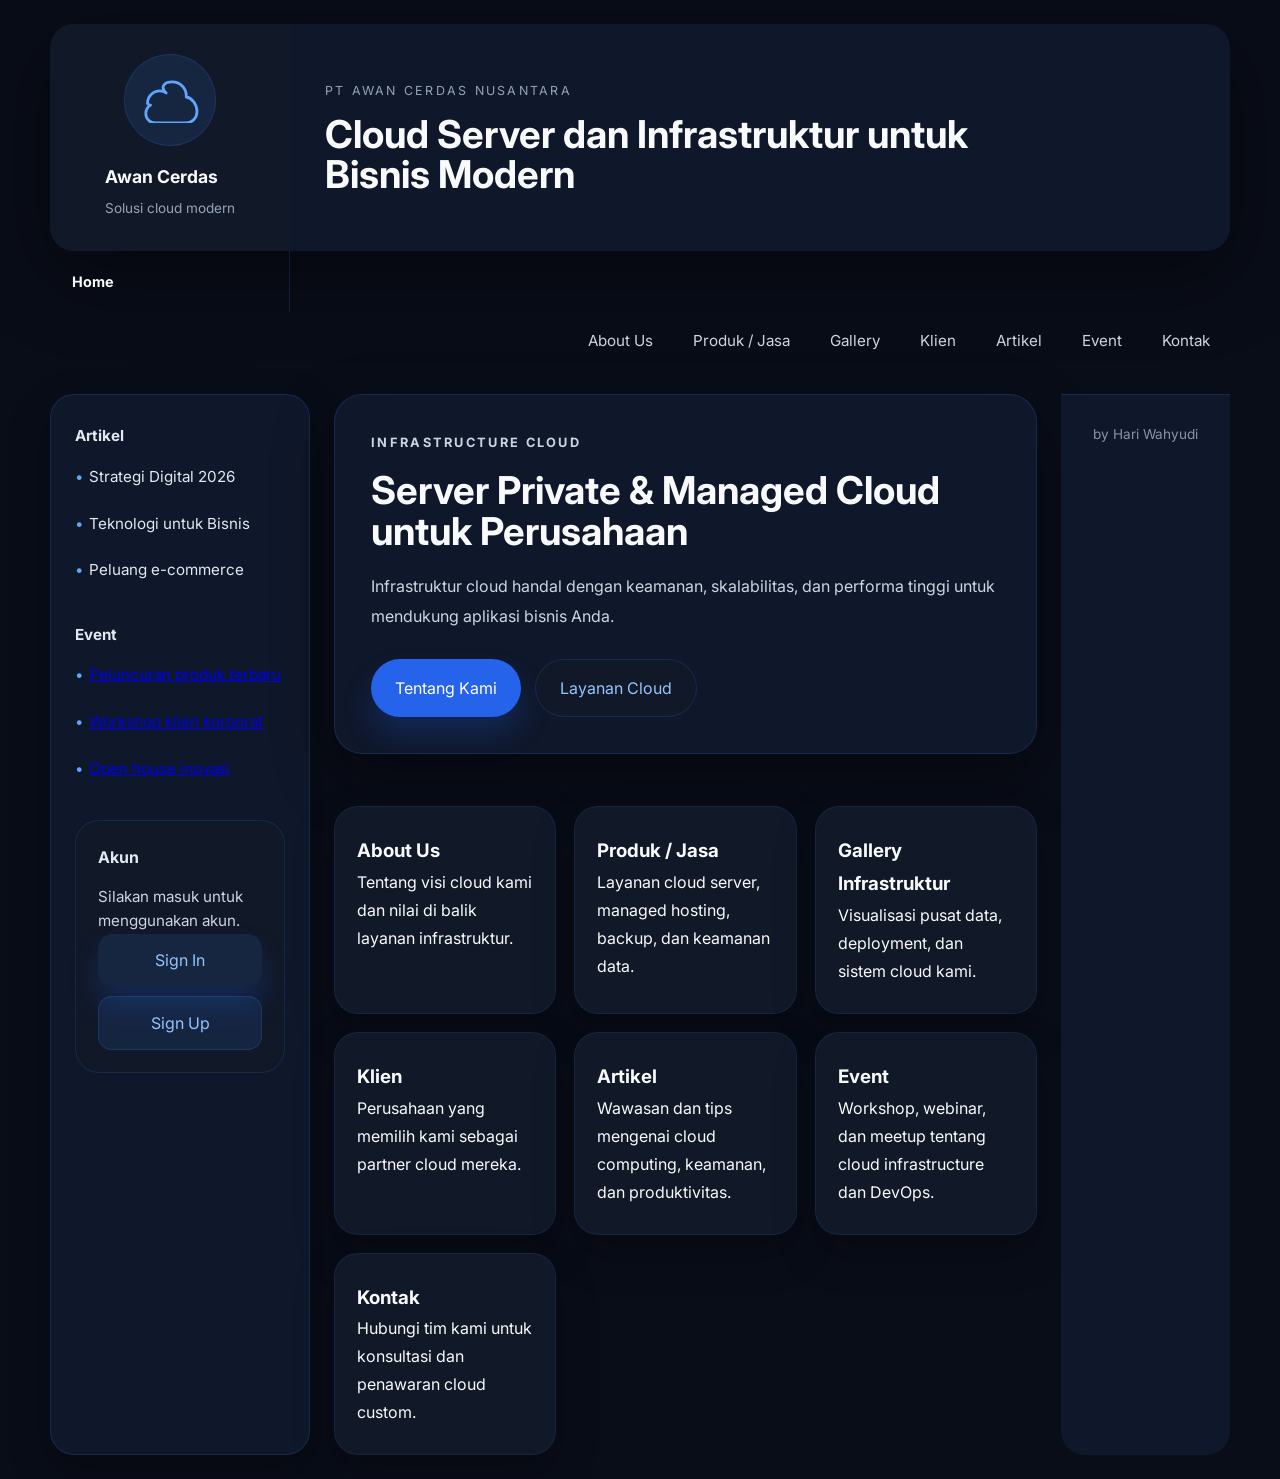
<file: Index.html>
<!DOCTYPE html>
<html lang="id">
<head>
    <meta charset="UTF-8">
    <meta name="viewport" content="width=device-width, initial-scale=1.0">
    <title>PT Awan Cerdas Nusantara | Cloud Server & Infrastruktur</title>
    <link rel="preconnect" href="https://fonts.googleapis.com">
    <link rel="preconnect" href="https://fonts.gstatic.com" crossorigin>
    <link href="https://fonts.googleapis.com/css2?family=Inter:wght@400;500;600;700&display=swap" rel="stylesheet">
    <link rel="stylesheet" href="style.css">
    <link rel="stylesheet" href="https://cdnjs.cloudflare.com/ajax/libs/font-awesome/6.4.0/css/all.min.css">
</head>
<body>

    <div class="container">
        
        <header class="header">
            <div class="logo-area">
                <div class="logo-placeholder">
                    <img src="img.png" alt="PT Awan Cerdas Nusantara" class="logo-img">
                </div>
                <div class="logo-text">
                    <span class="brand-name">Awan Cerdas</span>
                    <span class="brand-tag">Solusi cloud modern</span>
                </div>
            </div>
            <div class="company-name">
                <div>
                    <p class="eyebrow">PT Awan Cerdas Nusantara</p>
                    <h1>Cloud Server dan Infrastruktur untuk Bisnis Modern</h1>
                </div>
            </div>
        </header>

        <nav class="navbar">
            <div class="nav-brand">Home</div>
            <ul class="nav-links">
                <li><a href="about.html">About Us</a></li>
                <li><a href="products.html">Produk / Jasa</a></li>
                <li><a href="gallery.html">Gallery</a></li>
                <li><a href="clients.html">Klien</a></li>
                <li><a href="articles.html">Artikel</a></li>
                <li><a href="events.html">Event</a></li>
                <li><a href="contact.html">Kontak</a></li>
                <!-- Admin link removed: admin dashboard is access-controlled -->
            </ul>
        </nav>

        <div class="main-layout">
            <aside class="sidebar">
                <div class="section">
                    <h3>Artikel</h3>
                    <ul class="article-list">
                        <li><a href="articles.html">Strategi Digital 2026</a></li>
                        <li><a href="articles.html">Teknologi untuk Bisnis</a></li>
                        <li><a href="articles.html">Peluang e-commerce</a></li>
                    </ul>
                </div>
                <div class="section">
                    <h3>Event</h3>
                    <ul class="event-list">
                        <li><a href="events.html">Peluncuran produk terbaru</a></li>
                        <li><a href="events.html">Workshop klien korporat</a></li>
                        <li><a href="events.html">Open house inovasi</a></li>
                    </ul>
                </div>
                <div class="login-card">
                    <p class="login-title">Akun</p>
                    <p class="login-status">Silakan masuk untuk menggunakan akun.</p>
                    <div class="auth-links">
                        <a id="signin-link" class="btn btn-primary" href="signin.html">Sign In</a>
                        <a id="signup-link" class="btn btn-secondary" href="signup.html">Sign Up</a>
                        <button id="logout-btn" type="button" class="logout-btn" style="display:none">Sign Out</button>
                    </div>
                </div>
            </aside>
            <main class="content-area">
                <section class="hero-card">
                    <p class="hero-subtitle">Infrastructure Cloud</p>
                    <h2>Server Private & Managed Cloud untuk Perusahaan</h2>
                    <p>Infrastruktur cloud handal dengan keamanan, skalabilitas, dan performa tinggi untuk mendukung aplikasi bisnis Anda.</p>
                    <div class="hero-actions">
                        <a href="about.html" class="btn btn-primary">Tentang Kami</a>
                        <a href="products.html" class="btn btn-secondary">Layanan Cloud</a>
                    </div>
                </section>
                <section class="home-grid">
                    <a class="card-link" href="about.html">
                        <h3>About Us</h3>
                        <p>Tentang visi cloud kami dan nilai di balik layanan infrastruktur.</p>
                    </a>
                    <a class="card-link" href="products.html">
                        <h3>Produk / Jasa</h3>
                        <p>Layanan cloud server, managed hosting, backup, dan keamanan data.</p>
                    </a>
                    <a class="card-link" href="gallery.html">
                        <h3>Gallery Infrastruktur</h3>
                        <p>Visualisasi pusat data, deployment, dan sistem cloud kami.</p>
                    </a>
                    <a class="card-link" href="clients.html">
                        <h3>Klien</h3>
                        <p>Perusahaan yang memilih kami sebagai partner cloud mereka.</p>
                    </a>
                    <a class="card-link" href="articles.html">
                        <h3>Artikel</h3>
                        <p>Wawasan dan tips mengenai cloud computing, keamanan, dan produktivitas.</p>
                    </a>
                    <a class="card-link" href="events.html">
                        <h3>Event</h3>
                        <p>Workshop, webinar, dan meetup tentang cloud infrastructure dan DevOps.</p>
                    </a>
                    <a class="card-link" href="contact.html">
                        <h3>Kontak</h3>
                        <p>Hubungi tim kami untuk konsultasi dan penawaran cloud custom.</p>
                    </a>
                </section>
            </main>
            <footer class="footer">
                <p class="footer-note">by Hari Wahyudi</p>
            </footer>
        </div>
        <script>
            const API_BASE = 'http://localhost:3000';
            const signinLink = document.getElementById('signin-link');
            const signupLink = document.getElementById('signup-link');
            const logoutBtn = document.getElementById('logout-btn');
            const loginStatus = document.querySelector('.login-status');
            const navLinks = document.querySelector('.nav-links');

            async function refreshAuthUI() {
                try {
                    const res = await fetch(`${API_BASE}/api/me`);
                    if (!res.ok) {
                        // not logged in
                        loginStatus.textContent = 'Silakan masuk untuk menggunakan akun.';
                        signinLink.style.display = '';
                        signupLink.style.display = '';
                        logoutBtn.style.display = 'none';
                        // remove admin link if present
                        const existing = document.getElementById('nav-admin-link');
                        if (existing) existing.remove();
                        return;
                    }
                    const user = await res.json();
                    loginStatus.textContent = `Masuk sebagai ${user.name || user.email}`;
                    signinLink.style.display = 'none';
                    signupLink.style.display = 'none';
                    logoutBtn.style.display = '';
                    if (user.is_admin) {
                        if (!document.getElementById('nav-admin-link')) {
                            const li = document.createElement('li');
                            li.id = 'nav-admin-link';
                            li.innerHTML = `<a id="nav-admin-anchor" href="/admin.html">Admin</a>`;
                            navLinks.appendChild(li);
                            // ensure click redirects directly to admin dashboard
                            document.getElementById('nav-admin-anchor').addEventListener('click', (e) => {
                                e.preventDefault();
                                window.location.href = '/admin.html';
                            });
                        }
                    } else {
                        const existing = document.getElementById('nav-admin-link');
                        if (existing) existing.remove();
                    }
                } catch (err) {
                    console.error(err);
                }
            }

            logoutBtn.addEventListener('click', async () => {
                try {
                    await fetch(`${API_BASE}/api/logout`, { method: 'POST' });
                } catch (e) {}
                refreshAuthUI();
            });

            // initial
            refreshAuthUI();
        </script>

    </div>

    
</body>
</html>
</file>
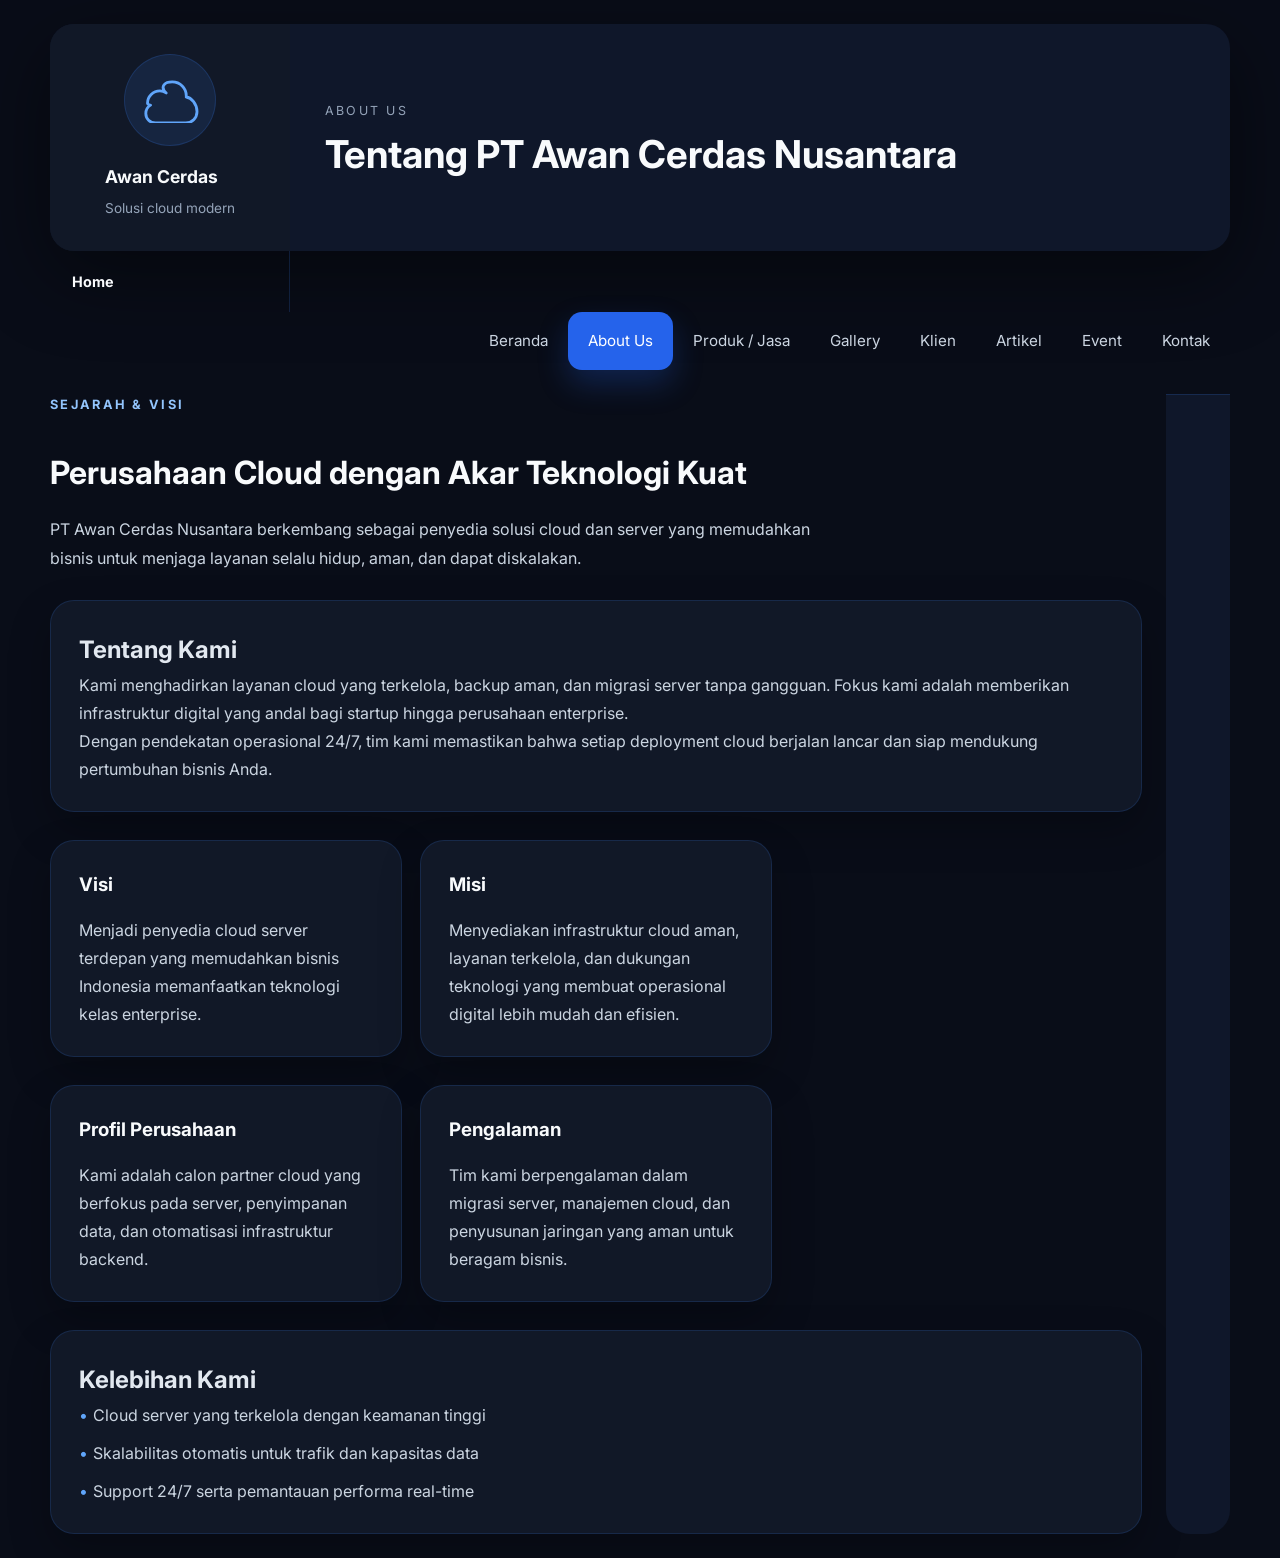
<file: about.html>
<!DOCTYPE html>
<html lang="id">
<head>
    <meta charset="UTF-8">
    <meta name="viewport" content="width=device-width, initial-scale=1.0">
    <title>About Us - PT Awan Cerdas Nusantara</title>
    <link rel="preconnect" href="https://fonts.googleapis.com">
    <link rel="preconnect" href="https://fonts.gstatic.com" crossorigin>
    <link href="https://fonts.googleapis.com/css2?family=Inter:wght@400;500;600;700&display=swap" rel="stylesheet">
    <link rel="stylesheet" href="style.css">
    <link rel="stylesheet" href="https://cdnjs.cloudflare.com/ajax/libs/font-awesome/6.4.0/css/all.min.css">
</head>
<body>
    <div class="container">
        <header class="header">
            <div class="logo-area">
                <div class="logo-placeholder">
                    <img src="img.png" alt="PT Awan Cerdas Nusantara" class="logo-img">
                </div>
                <div class="logo-text">
                    <span class="brand-name">Awan Cerdas</span>
                    <span class="brand-tag">Solusi cloud modern</span>
                </div>
            </div>
            <div class="company-name">
                <div>
                    <p class="eyebrow">About Us</p>
                    <h1>Tentang PT Awan Cerdas Nusantara</h1>
                </div>
            </div>
        </header>

        <nav class="navbar">
            <div class="nav-brand">Home</div>
            <ul class="nav-links">
                <li><a href="index.html">Beranda</a></li>
                <li><a href="about.html" class="active">About Us</a></li>
                <li><a href="products.html">Produk / Jasa</a></li>
                <li><a href="gallery.html">Gallery</a></li>
                <li><a href="clients.html">Klien</a></li>
                <li><a href="articles.html">Artikel</a></li>
                <li><a href="events.html">Event</a></li>
                <li><a href="contact.html">Kontak</a></li>
            </ul>
        </nav>

        <div class="main-layout">
            <main class="content-area">
                <section class="page-heading">
                    <p class="hero-subtitle">Sejarah & Visi</p>
                    <h2>Perusahaan Cloud dengan Akar Teknologi Kuat</h2>
                    <p class="page-description">PT Awan Cerdas Nusantara berkembang sebagai penyedia solusi cloud dan server yang memudahkan bisnis untuk menjaga layanan selalu hidup, aman, dan dapat diskalakan.</p>
                </section>
                <section class="section-block">
                    <h2>Tentang Kami</h2>
                    <p>Kami menghadirkan layanan cloud yang terkelola, backup aman, dan migrasi server tanpa gangguan. Fokus kami adalah memberikan infrastruktur digital yang andal bagi startup hingga perusahaan enterprise.</p>
                    <p>Dengan pendekatan operasional 24/7, tim kami memastikan bahwa setiap deployment cloud berjalan lancar dan siap mendukung pertumbuhan bisnis Anda.</p>
                </section>
                <section class="section-grid">
                    <article class="feature-card">
                        <h3>Visi</h3>
                        <p>Menjadi penyedia cloud server terdepan yang memudahkan bisnis Indonesia memanfaatkan teknologi kelas enterprise.</p>
                    </article>
                    <article class="feature-card">
                        <h3>Misi</h3>
                        <p>Menyediakan infrastruktur cloud aman, layanan terkelola, dan dukungan teknologi yang membuat operasional digital lebih mudah dan efisien.</p>
                    </article>
                </section>
                <section class="section-grid">
                    <article class="feature-card">
                        <h3>Profil Perusahaan</h3>
                        <p>Kami adalah calon partner cloud yang berfokus pada server, penyimpanan data, dan otomatisasi infrastruktur backend.</p>
                    </article>
                    <article class="feature-card">
                        <h3>Pengalaman</h3>
                        <p>Tim kami berpengalaman dalam migrasi server, manajemen cloud, dan penyusunan jaringan yang aman untuk beragam bisnis.</p>
                    </article>
                </section>
                <section class="section-block">
                    <h2>Kelebihan Kami</h2>
                    <ul class="article-list">
                        <li>Cloud server yang terkelola dengan keamanan tinggi</li>
                        <li>Skalabilitas otomatis untuk trafik dan kapasitas data</li>
                        <li>Support 24/7 serta pemantauan performa real-time</li>
                    </ul>
                </section>
            </main>
            <footer class="footer">
            </footer>
        </div>
    </div>
</body>
</html>
</file>
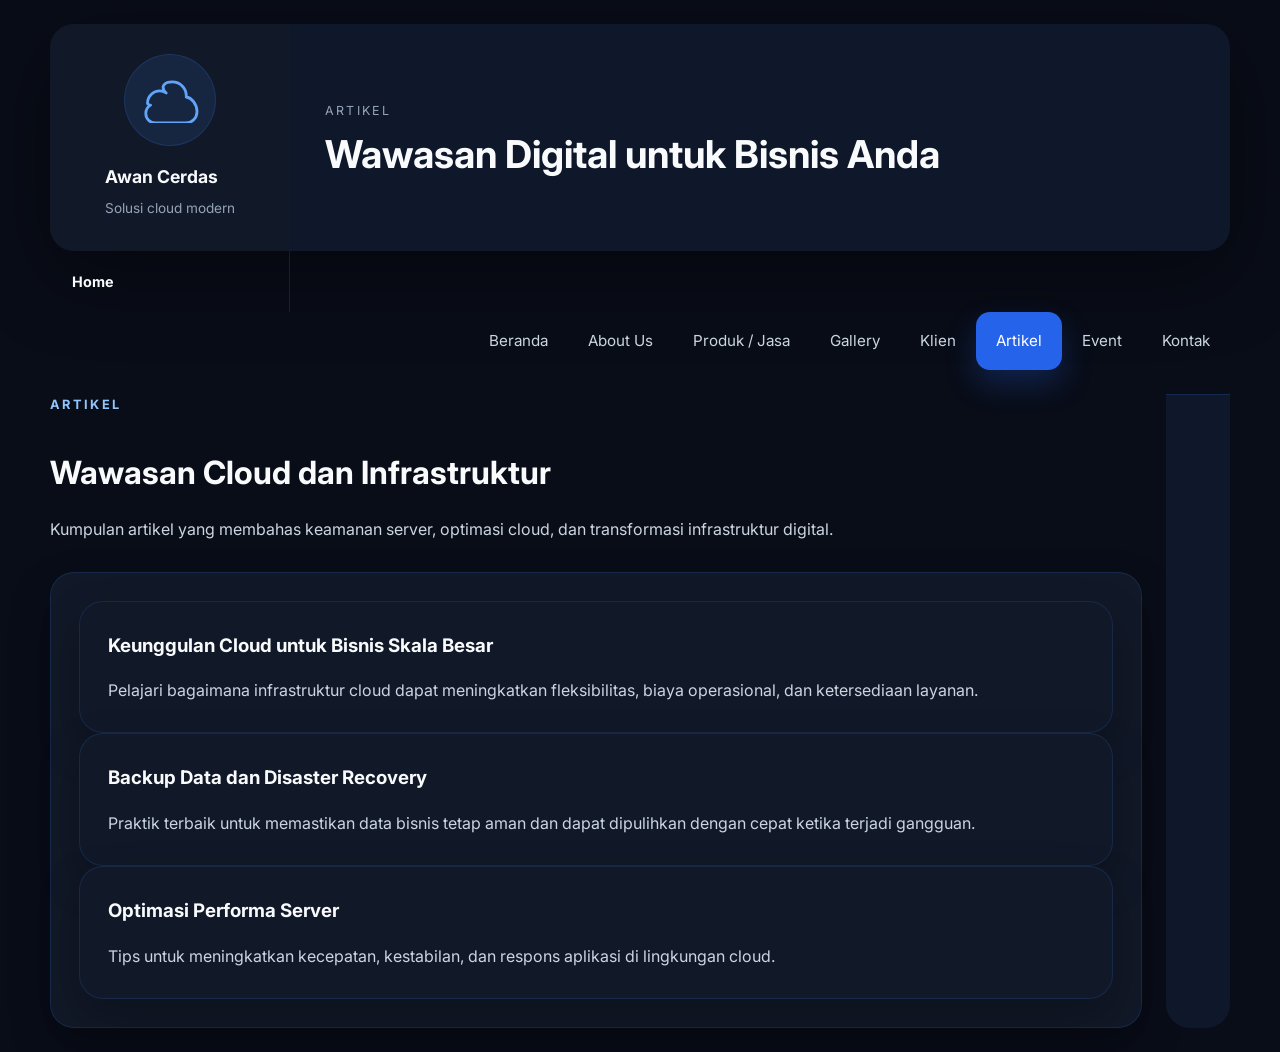
<file: articles.html>
<!DOCTYPE html>
<html lang="id">
<head>
    <meta charset="UTF-8">
    <meta name="viewport" content="width=device-width, initial-scale=1.0">
    <title>Artikel - PT Awan Cerdas Nusantara</title>
    <link rel="preconnect" href="https://fonts.googleapis.com">
    <link rel="preconnect" href="https://fonts.gstatic.com" crossorigin>
    <link href="https://fonts.googleapis.com/css2?family=Inter:wght@400;500;600;700&display=swap" rel="stylesheet">
    <link rel="stylesheet" href="style.css">
    <link rel="stylesheet" href="https://cdnjs.cloudflare.com/ajax/libs/font-awesome/6.4.0/css/all.min.css">
</head>
<body>
    <div class="container">
        <header class="header">
            <div class="logo-area">
                <div class="logo-placeholder">
                    <img src="img.png" alt="PT Awan Cerdas Nusantara" class="logo-img">
                </div>
                <div class="logo-text">
                    <span class="brand-name">Awan Cerdas</span>
                    <span class="brand-tag">Solusi cloud modern</span>
                </div>
            </div>
            <div class="company-name">
                <div>
                    <p class="eyebrow">Artikel</p>
                    <h1>Wawasan Digital untuk Bisnis Anda</h1>
                </div>
            </div>
        </header>

        <nav class="navbar">
            <div class="nav-brand">Home</div>
            <ul class="nav-links">
                <li><a href="index.html">Beranda</a></li>
                <li><a href="about.html">About Us</a></li>
                <li><a href="products.html">Produk / Jasa</a></li>
                <li><a href="gallery.html">Gallery</a></li>
                <li><a href="clients.html">Klien</a></li>
                <li><a href="articles.html" class="active">Artikel</a></li>
                <li><a href="events.html">Event</a></li>
                <li><a href="contact.html">Kontak</a></li>
            </ul>
        </nav>

        <div class="main-layout">
            <main class="content-area">
                <section class="page-heading">
                    <p class="hero-subtitle">Artikel</p>
                    <h2>Wawasan Cloud dan Infrastruktur</h2>
                    <p class="page-description">Kumpulan artikel yang membahas keamanan server, optimasi cloud, dan transformasi infrastruktur digital.</p>
                </section>
                <section class="section-block">
                    <div class="article-card">
                        <h3>Keunggulan Cloud untuk Bisnis Skala Besar</h3>
                        <p>Pelajari bagaimana infrastruktur cloud dapat meningkatkan fleksibilitas, biaya operasional, dan ketersediaan layanan.</p>
                    </div>
                    <div class="article-card">
                        <h3>Backup Data dan Disaster Recovery</h3>
                        <p>Praktik terbaik untuk memastikan data bisnis tetap aman dan dapat dipulihkan dengan cepat ketika terjadi gangguan.</p>
                    </div>
                    <div class="article-card">
                        <h3>Optimasi Performa Server</h3>
                        <p>Tips untuk meningkatkan kecepatan, kestabilan, dan respons aplikasi di lingkungan cloud.</p>
                    </div>
                </section>
            </main>
            <footer class="footer">
            </footer>
        </div>
    </div>
</body>
</html>
</file>
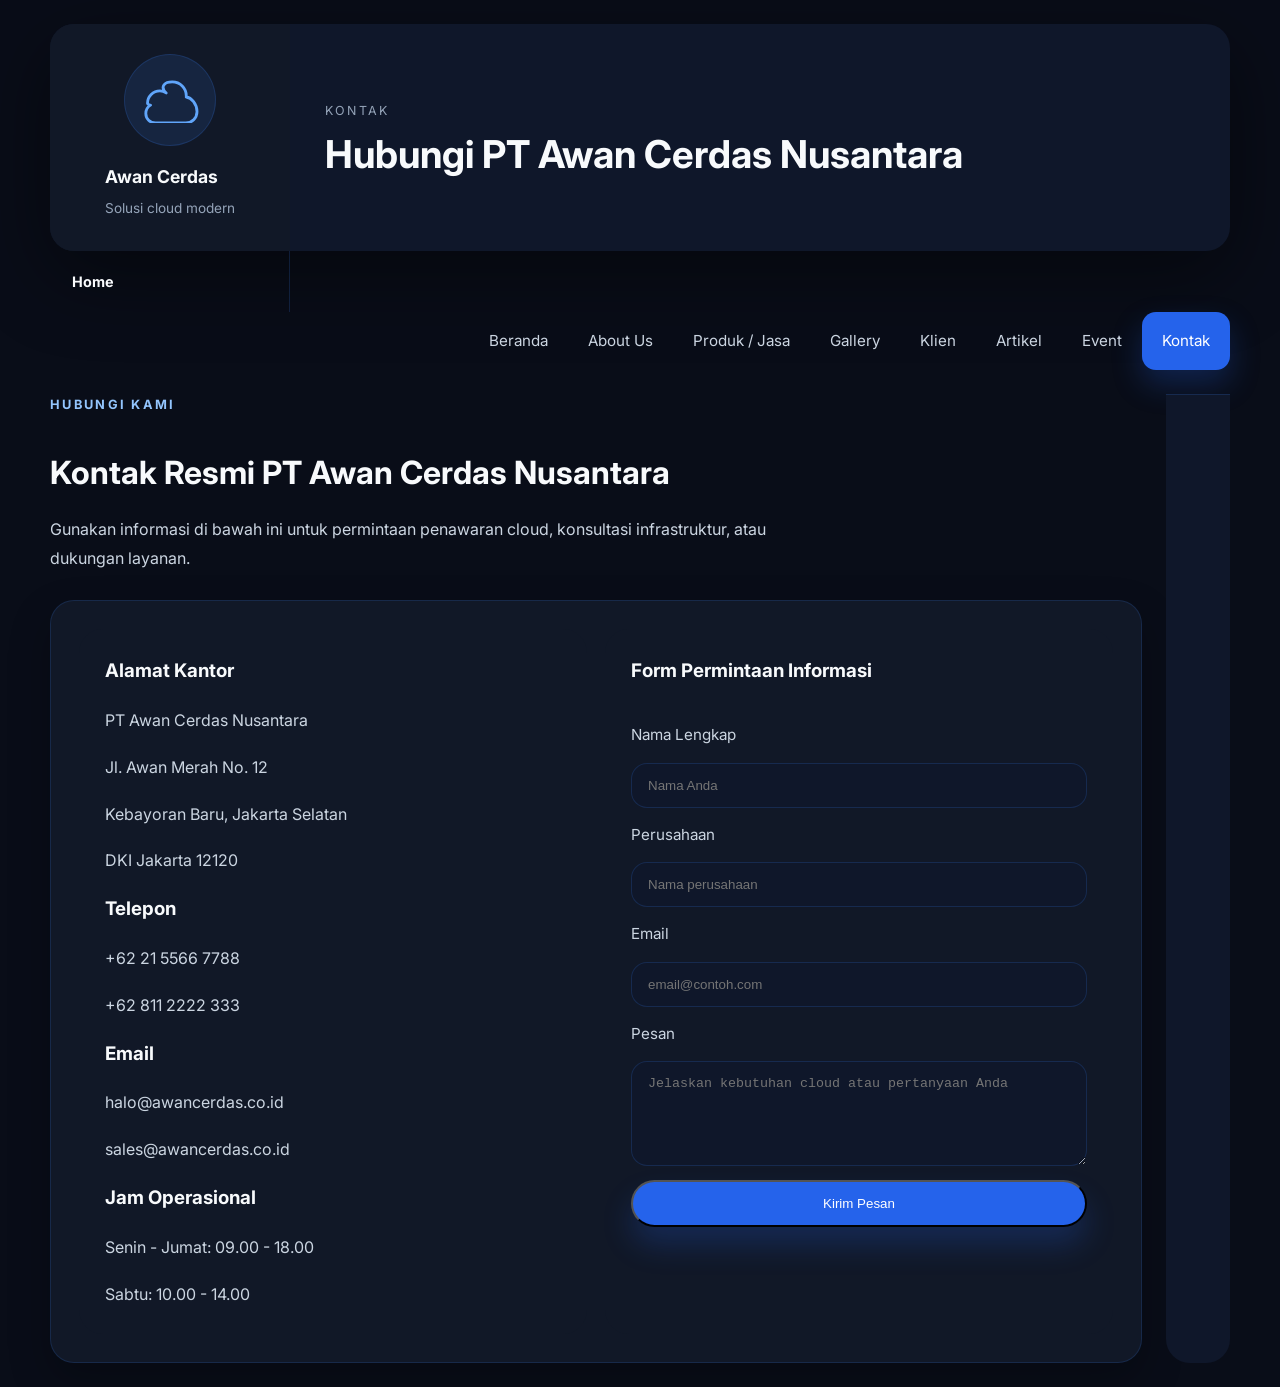
<file: contact.html>
<!DOCTYPE html>
<html lang="id">
<head>
    <meta charset="UTF-8">
    <meta name="viewport" content="width=device-width, initial-scale=1.0">
    <title>Kontak - PT Awan Cerdas Nusantara</title>
    <link rel="preconnect" href="https://fonts.googleapis.com">
    <link rel="preconnect" href="https://fonts.gstatic.com" crossorigin>
    <link href="https://fonts.googleapis.com/css2?family=Inter:wght@400;500;600;700&display=swap" rel="stylesheet">
    <link rel="stylesheet" href="style.css">
    <link rel="stylesheet" href="https://cdnjs.cloudflare.com/ajax/libs/font-awesome/6.4.0/css/all.min.css">
</head>
<body>
    <div class="container">
        <header class="header">
            <div class="logo-area">
                <div class="logo-placeholder">
                    <img src="img.png" alt="PT Awan Cerdas Nusantara" class="logo-img">
                </div>
                <div class="logo-text">
                    <span class="brand-name">Awan Cerdas</span>
                    <span class="brand-tag">Solusi cloud modern</span>
                </div>
            </div>
            <div class="company-name">
                <div>
                    <p class="eyebrow">Kontak</p>
                    <h1>Hubungi PT Awan Cerdas Nusantara</h1>
                </div>
            </div>
        </header>

        <nav class="navbar">
            <div class="nav-brand">Home</div>
            <ul class="nav-links">
                <li><a href="index.html">Beranda</a></li>
                <li><a href="about.html">About Us</a></li>
                <li><a href="products.html">Produk / Jasa</a></li>
                <li><a href="gallery.html">Gallery</a></li>
                <li><a href="clients.html">Klien</a></li>
                <li><a href="articles.html">Artikel</a></li>
                <li><a href="events.html">Event</a></li>
                <li><a href="contact.html" class="active">Kontak</a></li>
            </ul>
        </nav>

        <div class="main-layout">
            <main class="content-area">
                <section class="page-heading">
                    <p class="hero-subtitle">Hubungi Kami</p>
                    <h2>Kontak Resmi PT Awan Cerdas Nusantara</h2>
                    <p class="page-description">Gunakan informasi di bawah ini untuk permintaan penawaran cloud, konsultasi infrastruktur, atau dukungan layanan.</p>
                </section>
                <section class="contact-section">
                    <div class="contact-grid contact-form-grid">
                        <div class="contact-details-card">
                            <h3>Alamat Kantor</h3>
                            <p>PT Awan Cerdas Nusantara</p>
                            <p>Jl. Awan Merah No. 12</p>
                            <p>Kebayoran Baru, Jakarta Selatan</p>
                            <p>DKI Jakarta 12120</p>

                            <h3>Telepon</h3>
                            <p>+62 21 5566 7788</p>
                            <p>+62 811 2222 333</p>

                            <h3>Email</h3>
                            <p>halo@awancerdas.co.id</p>
                            <p>sales@awancerdas.co.id</p>

                            <h3>Jam Operasional</h3>
                            <p>Senin - Jumat: 09.00 - 18.00</p>
                            <p>Sabtu: 10.00 - 14.00</p>
                        </div>
                        <div class="contact-form-card">
                            <h3>Form Permintaan Informasi</h3>
                            <form class="contact-form" action="#" method="post">
                                <label for="name">Nama Lengkap</label>
                                <input id="name" name="name" type="text" placeholder="Nama Anda" required>

                                <label for="company">Perusahaan</label>
                                <input id="company" name="company" type="text" placeholder="Nama perusahaan" required>

                                <label for="email">Email</label>
                                <input id="email" name="email" type="email" placeholder="email@contoh.com" required>

                                <label for="message">Pesan</label>
                                <textarea id="message" name="message" rows="5" placeholder="Jelaskan kebutuhan cloud atau pertanyaan Anda" required></textarea>

                                <button type="submit" class="btn btn-primary">Kirim Pesan</button>
                            </form>
                        </div>
                    </div>
                </section>
            </main>
            <footer class="footer">
            </footer>
        </div>
    </div>
</body>
</html>
</file>
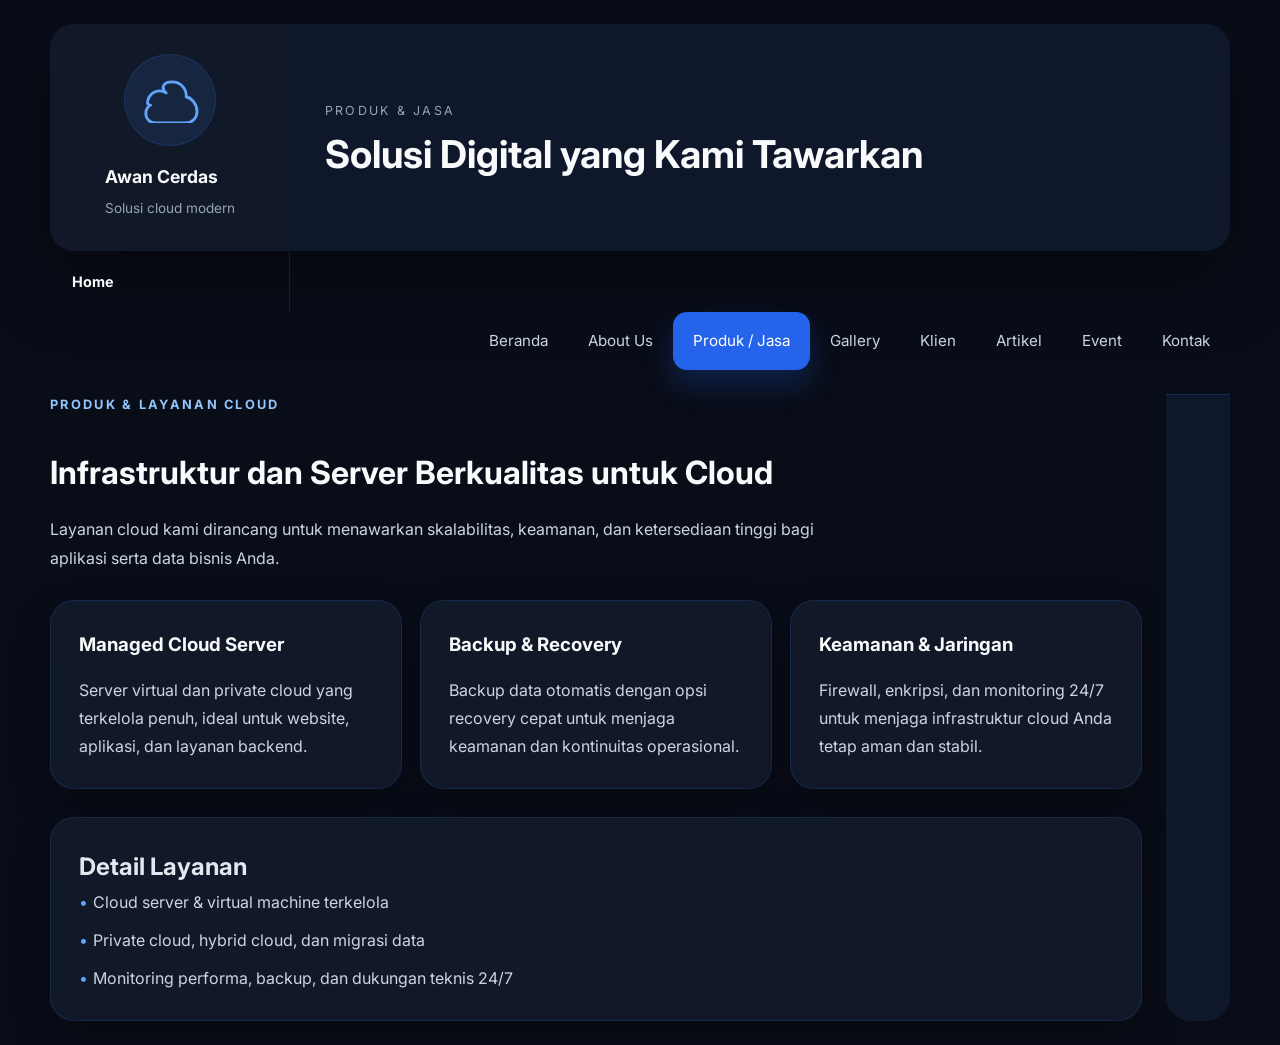
<file: products.html>
<!DOCTYPE html>
<html lang="id">
<head>
    <meta charset="UTF-8">
    <meta name="viewport" content="width=device-width, initial-scale=1.0">
    <title>Produk & Jasa - PT Awan Cerdas Nusantara</title>
    <link rel="preconnect" href="https://fonts.googleapis.com">
    <link rel="preconnect" href="https://fonts.gstatic.com" crossorigin>
    <link href="https://fonts.googleapis.com/css2?family=Inter:wght@400;500;600;700&display=swap" rel="stylesheet">
    <link rel="stylesheet" href="style.css">
    <link rel="stylesheet" href="https://cdnjs.cloudflare.com/ajax/libs/font-awesome/6.4.0/css/all.min.css">
</head>
<body>
    <div class="container">
        <header class="header">
            <div class="logo-area">
                <div class="logo-placeholder">
                    <img src="img.png" alt="PT Awan Cerdas Nusantara" class="logo-img">
                </div>
                <div class="logo-text">
                    <span class="brand-name">Awan Cerdas</span>
                    <span class="brand-tag">Solusi cloud modern</span>
                </div>
            </div>
            <div class="company-name">
                <div>
                    <p class="eyebrow">Produk & Jasa</p>
                    <h1>Solusi Digital yang Kami Tawarkan</h1>
                </div>
            </div>
        </header>

        <nav class="navbar">
            <div class="nav-brand">Home</div>
            <ul class="nav-links">
                <li><a href="index.html">Beranda</a></li>
                <li><a href="about.html">About Us</a></li>
                <li><a href="products.html" class="active">Produk / Jasa</a></li>
                <li><a href="gallery.html">Gallery</a></li>
                <li><a href="clients.html">Klien</a></li>
                <li><a href="articles.html">Artikel</a></li>
                <li><a href="events.html">Event</a></li>
                <li><a href="contact.html">Kontak</a></li>
            </ul>
        </nav>

        <div class="main-layout">
            <main class="content-area">
                <section class="page-heading">
                    <p class="hero-subtitle">Produk & Layanan Cloud</p>
                    <h2>Infrastruktur dan Server Berkualitas untuk Cloud</h2>
                    <p class="page-description">Layanan cloud kami dirancang untuk menawarkan skalabilitas, keamanan, dan ketersediaan tinggi bagi aplikasi serta data bisnis Anda.</p>
                </section>
                <section class="feature-grid">
                    <article class="feature-card">
                        <h3>Managed Cloud Server</h3>
                        <p>Server virtual dan private cloud yang terkelola penuh, ideal untuk website, aplikasi, dan layanan backend.</p>
                    </article>
                    <article class="feature-card">
                        <h3>Backup & Recovery</h3>
                        <p>Backup data otomatis dengan opsi recovery cepat untuk menjaga keamanan dan kontinuitas operasional.</p>
                    </article>
                    <article class="feature-card">
                        <h3>Keamanan & Jaringan</h3>
                        <p>Firewall, enkripsi, dan monitoring 24/7 untuk menjaga infrastruktur cloud Anda tetap aman dan stabil.</p>
                    </article>
                </section>
                <section class="section-block">
                    <h2>Detail Layanan</h2>
                    <ul class="article-list">
                        <li>Cloud server & virtual machine terkelola</li>
                        <li>Private cloud, hybrid cloud, dan migrasi data</li>
                        <li>Monitoring performa, backup, dan dukungan teknis 24/7</li>
                    </ul>
                </section>
            </main>
            <footer class="footer">
            </footer>
        </div>
    </div>
</body>
</html>
</file>
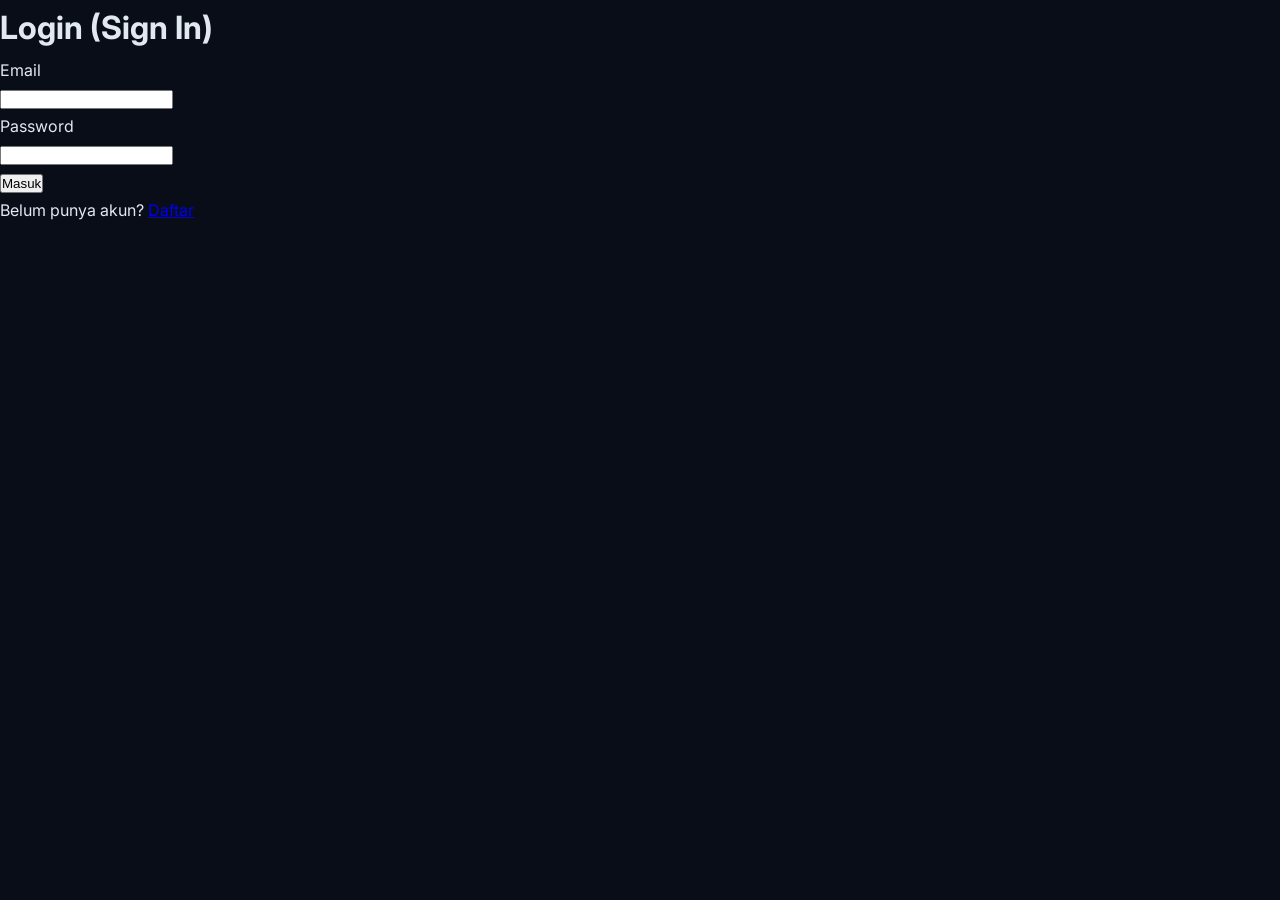
<file: signin.html>
<!doctype html>
<html lang="id">
<head>
  <meta charset="utf-8" />
  <meta name="viewport" content="width=device-width,initial-scale=1" />
  <title>Sign In</title>
  <link rel="preconnect" href="https://fonts.googleapis.com">
  <link rel="preconnect" href="https://fonts.gstatic.com" crossorigin>
  <link href="https://fonts.googleapis.com/css2?family=Inter:wght@400;500;600;700&display=swap" rel="stylesheet">
  <link rel="stylesheet" href="style.css">
  <link rel="stylesheet" href="https://cdnjs.cloudflare.com/ajax/libs/font-awesome/6.4.0/css/all.min.css">
</head>
<body>
  <main>
    <h1>Login (Sign In)</h1>
    <form id="signin-form">
      <label>Email<br><input type="email" name="email" required></label><br>
      <label>Password<br><input type="password" name="password" required></label><br>
      <button type="submit">Masuk</button>
    </form>
    <div id="msg"></div>
    <p>Belum punya akun? <a href="/signup.html">Daftar</a></p>
  </main>

  <script>
    const form = document.getElementById('signin-form');
    const msg = document.getElementById('msg');
    form.addEventListener('submit', async (e) => {
      e.preventDefault();
      const data = Object.fromEntries(new FormData(form).entries());
      try {
        const res = await fetch('/api/signin', {
          method: 'POST', headers: {'Content-Type':'application/json'},
          body: JSON.stringify(data)
        });
        if (res.ok) {
          msg.textContent = 'Login sukses.';
          setTimeout(() => { window.location.href = '/'; }, 700);
        } else {
          const text = await res.text();
          msg.textContent = text;
        }
      } catch (err) {
        msg.textContent = 'Tidak dapat terkoneksi ke server.';
        console.error(err);
      }
    });
  </script>
</body>
</html>
</file>
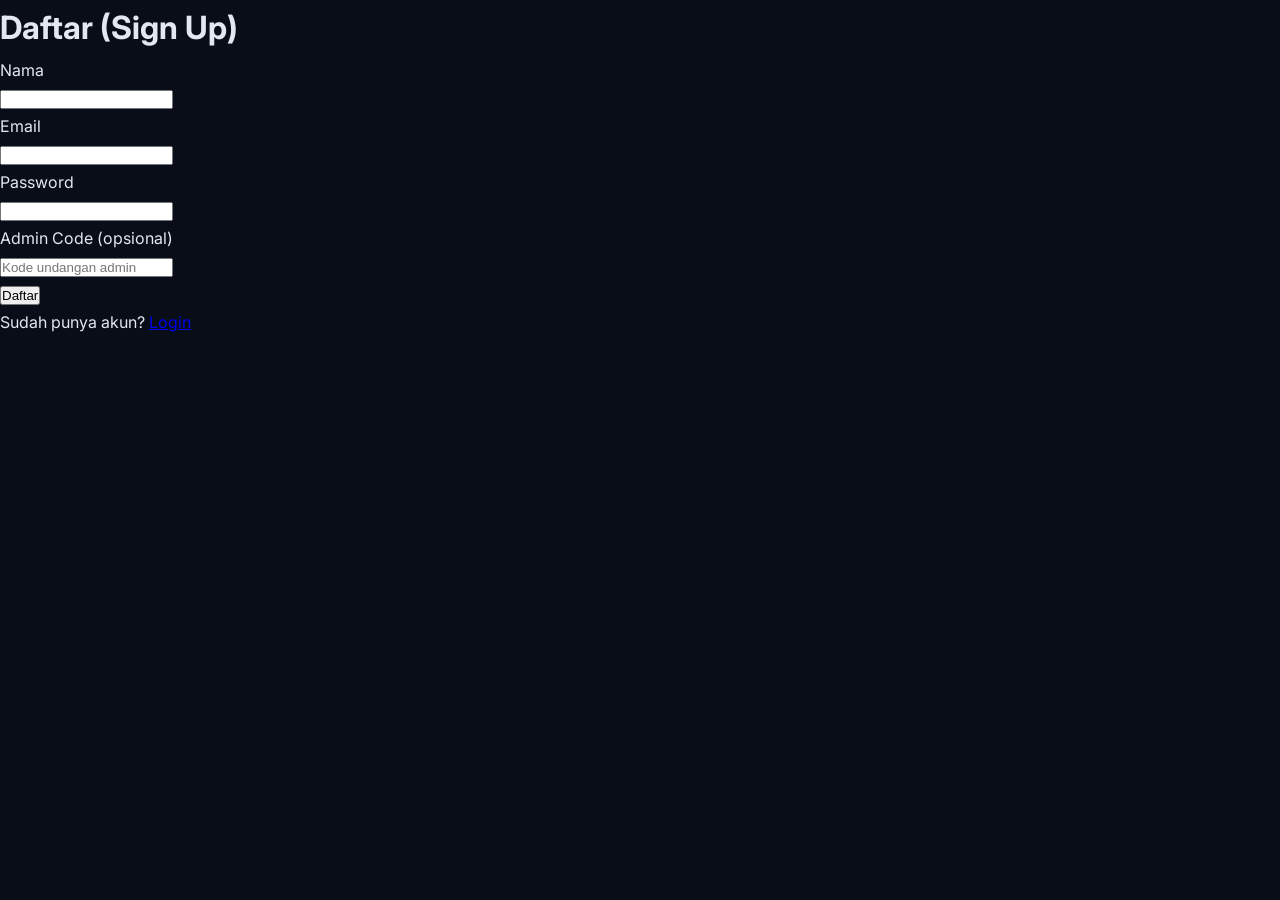
<file: signup.html>
<!doctype html>
<html lang="id">
<head>
  <meta charset="utf-8" />
  <meta name="viewport" content="width=device-width,initial-scale=1" />
  <title>Sign Up</title>
  <link rel="preconnect" href="https://fonts.googleapis.com">
  <link rel="preconnect" href="https://fonts.gstatic.com" crossorigin>
  <link href="https://fonts.googleapis.com/css2?family=Inter:wght@400;500;600;700&display=swap" rel="stylesheet">
  <link rel="stylesheet" href="style.css">
  <link rel="stylesheet" href="https://cdnjs.cloudflare.com/ajax/libs/font-awesome/6.4.0/css/all.min.css">
</head>
<body>
  <main>
    <h1>Daftar (Sign Up)</h1>
    <form id="signup-form">
      <label>Nama<br><input type="text" name="name" required></label><br>
      <label>Email<br><input type="email" name="email" required></label><br>
      <label>Password<br><input type="password" name="password" required></label><br>
      <label>Admin Code (opsional)<br><input type="password" name="adminCode" placeholder="Kode undangan admin"></label><br>
      <button type="submit">Daftar</button>
    </form>
    <div id="msg"></div>
    <p>Sudah punya akun? <a href="/signin.html">Login</a></p>
  </main>

  <script>
    const form = document.getElementById('signup-form');
    const msg = document.getElementById('msg');
    form.addEventListener('submit', async (e) => {
      e.preventDefault();
      const data = Object.fromEntries(new FormData(form).entries());
      try {
        const res = await fetch('/api/signup', {
          method: 'POST', headers: {'Content-Type':'application/json'},
          body: JSON.stringify(data)
        });
        const text = await res.text();
        if (res.ok) {
          msg.textContent = 'Berhasil daftar.';
          form.reset();
          setTimeout(() => { window.location.href = '/'; }, 700);
        } else {
          msg.textContent = text;
        }
      } catch (err) {
        msg.textContent = 'Tidak dapat terkoneksi ke server.';
        console.error(err);
      }
    });
  </script>
</body>
</html>
</file>
<file: style.css>
﻿/* --- Reset & Base Styles --- */
* {
    margin: 0;
    padding: 0;
    box-sizing: border-box;
}

html, body {
    min-height: 100%;
}

body {
    font-family: 'Inter', system-ui, -apple-system, BlinkMacSystemFont, 'Segoe UI', sans-serif;
    background: #090d18;
    color: #e2e8f0;
    line-height: 1.75;
}

.container {
    width: min(1180px, calc(100% - 32px));
    margin: 0 auto;
    padding: 24px 0;
}

.header {
    display: flex;
    align-items: stretch;
    gap: 1px;
    background: #0f172a;
    border-radius: 24px;
    overflow: hidden;
    box-shadow: 0 24px 80px rgba(0, 0, 0, 0.45);
}

.logo-area {
    width: 240px;
    min-width: 240px;
    background: #111827;
    padding: 30px 22px;
    display: flex;
    flex-direction: column;
    align-items: center;
    justify-content: center;
    gap: 16px;
}

.logo-placeholder {
    width: 92px;
    height: 92px;
    border-radius: 50%;
    background: rgba(59, 130, 246, 0.12);
    display: grid;
    place-items: center;
    box-shadow: inset 0 0 0 1px rgba(59, 130, 246, 0.18);
    position: relative;
}

.logo-placeholder::before {
    content: '';
    width: 68px;
    height: 46px;
    background-image: url("data:image/svg+xml,%3Csvg xmlns='http://www.w3.org/2000/svg' viewBox='0 0 120 80'%3E%3Cpath d='M20 45c0-12 10-22 22-22 4 0 8 1.3 11.2 3.6C41 14.5 51.5 7 64 7c14 0 25 11 25 25 0 .6 0 1.2-.1 1.8C98 35 108 46 108 60c0 11-9 20-20 20H34c-9.4 0-17-7.6-17-17 0-6.2 3.3-11.6 8.4-14.7C25 48 20 47 20 45Z' fill='none' stroke='%2360a5fa' stroke-width='5' stroke-linecap='round' stroke-linejoin='round'/%3E%3C/svg%3E");
    background-repeat: no-repeat;
    background-position: center;
    background-size: contain;
    position: absolute;
    inset: 0;
    margin: auto;
}

.logo-img {
    display: none;
}

.logo-text .brand-name {
    display: block;
    font-size: 1.1rem;
    font-weight: 700;
    color: #f8fafc;
}

.logo-text .brand-tag {
    display: block;
    margin-top: 4px;
    color: #94a3b8;
    font-size: 0.85rem;
}

.company-name {
    flex: 1;
    padding: 30px 34px;
    display: flex;
    align-items: center;
    color: #f8fafc;
}

.company-name .eyebrow {
    text-transform: uppercase;
    letter-spacing: 0.18em;
    font-size: 0.78rem;
    color: #94a3b8;
    margin-bottom: 12px;
}

.company-name h1 {
    font-size: clamp(2.3rem, 3vw, 3.6rem);
    line-height: 1.05;
    max-width: 720px;
}

.header .navbar,
.site-header .navbar {
    display: flex;
    align-items: center;
    background: #0f172a;
    border-radius: 24px;
    margin-top: 24px;
    padding: 14px 0;
    box-shadow: 0 12px 30px rgba(0, 0, 0, 0.35);
}

/* Helpers used by events.html */
.site-header {
    position: sticky;
    top: 0;
    width: 100%;
    z-index: 1030;
    transition: background 0.4s ease, box-shadow 0.4s ease, backdrop-filter 0.4s ease;
    background: transparent;
}
.site-header.scrolled {
    background: rgba(15, 23, 42, 0.9);
    backdrop-filter: blur(8px);
    box-shadow: 0 16px 40px rgba(0, 0, 0, 0.45);
}
.site-header .navbar {
    background: transparent;
    padding-left: 0;
    padding-right: 0;
}
.site-header.scrolled .navbar {
    background: rgba(15, 23, 42, 0.95);
    box-shadow: none;
}
/* Ensure nav links contrast when header is scrolled */
.site-header.scrolled .nav-link {
    color: #cbd5e1 !important;
}
.site-header.scrolled .nav-link.active {
    color: #2563eb !important;
}
/* Make the navbar toggler visible on dark backgrounds */
.navbar-toggler {
    border-color: rgba(255,255,255,0.08);
}
.navbar-toggler-icon {
    background-image: url("data:image/svg+xml;charset=utf8,%3Csvg viewBox='0 0 30 30' xmlns='http://www.w3.org/2000/svg'%3E%3Cpath stroke='rgba(255,255,255,0.9)' stroke-width='2' stroke-linecap='round' stroke-miterlimit='10' d='M4 7h22M4 15h22M4 23h22'/%3E%3C/svg%3E");
}
.navbar-brand {
    color: #f8fafc;
    font-weight: 700;
    letter-spacing: -0.02em;
}
.navbar-nav .nav-link {
    color: #cbd5e1;
    font-weight: 500;
    transition: color 0.3s ease, transform 0.3s ease;
}
.navbar-nav .nav-link:hover,
.navbar-nav .nav-link.active {
    color: #2563eb;
}
.navbar-nav .nav-link:hover {
    transform: translateY(-1px);
}
.hero {
    min-height: 85vh;
    display: flex;
    align-items: center;
    padding: 100px 0 80px;
}
.hero h1 {
    font-size: clamp(2.75rem, 5vw, 4.5rem);
    line-height: 1.02;
    margin-bottom: 1rem;
    color: #f8fafc;
}
.hero p {
    max-width: 620px;
    color: #94a3b8;
    margin-bottom: 2rem;
}
.icon-wrap {
    width: 60px;
    height: 60px;
    display: inline-flex;
    align-items: center;
    justify-content: center;
    border-radius: 16px;
    background: rgba(59, 130, 246, 0.12);
    color: #60a5fa;
    margin-bottom: 1.25rem;
    font-size: 1.25rem;
}
.contact-card {
    background: #111827;
    border-radius: 24px;
    padding: 2rem;
    box-shadow: 0 18px 40px rgba(0, 0, 0, 0.25);
    border: 1px solid rgba(59, 130, 246, 0.12);
}

.nav-brand {
    width: 240px;
    min-width: 240px;
    padding: 18px 22px;
    font-size: 0.9rem;
    font-weight: 700;
    color: #f8fafc;
    border-right: 1px solid rgba(59, 130, 246, 0.18);
}

.nav-links {
    display: flex;
    list-style: none;
    width: 100%;
    justify-content: flex-end;
    flex-wrap: wrap;
}

.nav-links a {
    display: block;
    padding: 16px 20px;
    text-decoration: none;
    color: #cbd5e1;
    font-size: 0.95rem;
    transition: color 0.3s ease, background 0.3s ease, transform 0.3s ease;
    border-radius: 14px;
}

.nav-links a:hover {
    color: #ffffff;
    background: rgba(59, 130, 246, 0.18);
    transform: translateY(-1px);
}

.nav-links a.active {
    color: #ffffff;
    background: #2563eb;
    box-shadow: 0 14px 30px rgba(37, 99, 235, 0.25);
}

.main-layout {
    display: flex;
    min-height: 560px;
    gap: 24px;
    margin-top: 24px;
}

.sidebar {
    width: 260px;
    min-width: 260px;
    background: #0f172a;
    border: 1px solid rgba(59, 130, 246, 0.18);
    border-radius: 24px;
    padding: 28px 24px;
    display: flex;
    flex-direction: column;
    gap: 28px;
    box-shadow: 0 16px 40px rgba(0, 0, 0, 0.30);
}

.sidebar .section {
    display: flex;
    flex-direction: column;
    gap: 14px;
}

.sidebar h3,
.section-title {
    font-size: 0.95rem;
    font-weight: 700;
    color: #e2e8f0;
}

.sidebar ul {
    padding-left: 16px;
    list-style: disc;
    color: #cbd5e1;
}

.sidebar li {
    margin-bottom: 10px;
    font-size: 0.95rem;
}

.no-bullet p {
    color: #cbd5e1;
    line-height: 1.75;
    font-size: 0.95rem;
}

.login-card {
    padding: 22px;
    background: #111827;
    border-radius: 24px;
    border: 1px solid rgba(59, 130, 246, 0.16);
}

.login-title {
    font-weight: 700;
    margin-bottom: 14px;
    color: #e2e8f0;
}

.auth-links {
    display: grid;
    gap: 10px;
}

.auth-links a {
    display: block;
    padding: 12px 16px;
    text-decoration: none;
    color: #93c5fd;
    background: rgba(59, 130, 246, 0.12);
    border-radius: 14px;
    text-align: center;
    transition: transform 0.3s ease, background 0.3s ease;
}

.auth-links a:hover {
    transform: translateY(-2px);
    background: rgba(59, 130, 246, 0.22);
}

.content-wrapper {
    flex: 1;
    display: flex;
    flex-direction: column;
    background: transparent;
}

.content-area {
    flex: 1;
    padding: 0;
    display: flex;
    flex-direction: column;
    gap: 28px;
}

.hero-card {
    background: #0f172a;
    border: 1px solid rgba(59, 130, 246, 0.18);
    border-radius: 28px;
    padding: 36px;
    box-shadow: 0 24px 60px rgba(0, 0, 0, 0.40);
}

.hero-subtitle {
    margin-bottom: 14px;
    color: #93c5fd;
    font-weight: 700;
    text-transform: uppercase;
    letter-spacing: 0.18em;
    font-size: 0.8rem;
}

.hero-card h2 {
    font-size: clamp(2.4rem, 3vw, 3.4rem);
    color: #f8fafc;
    margin-bottom: 18px;
    line-height: 1.08;
}

.hero-card p {
    max-width: 700px;
    color: #cbd5e1;
    line-height: 1.9;
}

.hero-actions {
    margin-top: 28px;
    display: flex;
    flex-wrap: wrap;
    gap: 14px;
}

.home-grid {
    display: grid;
    grid-template-columns: repeat(3, minmax(0, 1fr));
    gap: 18px;
    margin-top: 24px;
}

.card-link {
    display: block;
    padding: 28px 22px;
    border-radius: 24px;
    background: #111827;
    text-decoration: none;
    color: #f8fafc;
    border: 1px solid rgba(59, 130, 246, 0.12);
    box-shadow: 0 18px 40px rgba(0, 0, 0, 0.25);
    transition: transform 0.3s ease, background 0.3s ease, box-shadow 0.3s ease;
}

.card-link:hover {
    transform: translateY(-5px);
    background: #1e293b;
    box-shadow: 0 26px 55px rgba(0, 0, 0, 0.35);
}

.page-heading {
    display: flex;
    flex-direction: column;
    gap: 14px;
}

.page-heading h2 {
    font-size: clamp(2rem, 2.4vw, 3rem);
    color: #f8fafc;
}

.page-description {
    max-width: 790px;
    color: #cbd5e1;
    line-height: 1.8;
}

.article-card,
.feature-card,
.section-block,
.contact-section,
.gallery-section,
.client-section {
    background: #111827;
    border: 1px solid rgba(59, 130, 246, 0.16);
    border-radius: 24px;
    padding: 28px;
    box-shadow: 0 18px 40px rgba(0, 0, 0, 0.25);
}

.article-card h3,
.feature-card h3 {
    margin-bottom: 14px;
    color: #f8fafc;
}

.article-card p,
.feature-card p,
.section-block p,
.contact-section p {
    color: #cbd5e1;
}

.btn {
    display: inline-flex;
    align-items: center;
    justify-content: center;
    padding: 14px 24px;
    border-radius: 999px;
    text-decoration: none;
    transition: transform 0.3s ease, box-shadow 0.3s ease, background-color 0.3s ease;
}

.btn:hover {
    transform: translateY(-2px);
}

.btn-primary {
    background: #2563eb;
    color: #ffffff;
    box-shadow: 0 18px 30px rgba(37, 99, 235, 0.22);
}

.btn-secondary {
    background: #111827;
    color: #93c5fd;
    border: 1px solid rgba(59, 130, 246, 0.18);
}

.feature-grid,
.section-grid,
.gallery-grid,
.client-grid,
.contact-grid {
    display: grid;
    gap: 18px;
}

.feature-grid,
.section-grid {
    grid-template-columns: repeat(3, minmax(0, 1fr));
}

.gallery-grid,
.client-grid,
.contact-grid {
    grid-template-columns: repeat(2, minmax(0, 1fr));
}

.article-list,
.event-list,
.sidebar .article-list,
.sidebar .event-list {
    list-style: none;
    padding-left: 0;
    margin: 0;
    display: grid;
    gap: 10px;
}

.article-list li,
.event-list li {
    color: #cbd5e1;
    padding-left: 14px;
    position: relative;
}

.article-list li::before,
.event-list li::before {
    content: '•';
    position: absolute;
    left: 0;
    color: #60a5fa;
}

.sidebar .article-list a {
    color: #e2e8f0;
    text-decoration: none;
}

.login-form {
    display: grid;
    gap: 12px;
    margin-top: 12px;
}

.login-form input {
    width: 100%;
    padding: 12px 14px;
    border: 1px solid rgba(59, 130, 246, 0.20);
    border-radius: 14px;
    outline: none;
    transition: border-color 160ms ease, box-shadow 160ms ease;
}

.login-form input:focus {
    border-color: #2563eb;
    box-shadow: 0 0 0 4px rgba(37, 99, 235, 0.12);
}

.login-form button {
    padding: 12px 16px;
    border: none;
    border-radius: 14px;
    cursor: pointer;
    font-weight: 600;
}

.contact-form {
    display: grid;
    gap: 14px;
    margin-top: 16px;
}

.contact-form label {
    color: #cbd5e1;
    font-size: 0.95rem;
}

.contact-form input,
.contact-form textarea {
    width: 100%;
    padding: 14px 16px;
    border: 1px solid rgba(59, 130, 246, 0.18);
    border-radius: 16px;
    background: #0f172a;
    color: #f8fafc;
    outline: none;
    transition: border-color 160ms ease, box-shadow 160ms ease;
}

.contact-form input:focus,
.contact-form textarea:focus {
    border-color: #2563eb;
    box-shadow: 0 0 0 4px rgba(37, 99, 235, 0.12);
}

.contact-details-card,
.contact-form-card {
    background: #111827;
    border-radius: 24px;
    padding: 26px;
    display: flex;
    flex-direction: column;
    gap: 18px;
}

.contact-details-card h3,
.contact-form-card h3 {
    margin: 0;
    color: #f8fafc;
}

.contact-details-card p {
    color: #cbd5e1;
    line-height: 1.8;
    margin: 0;
}

.login-form button[type="submit"] {
    background: #1d4ed8;
    color: #ffffff;
}

.logout-btn {
    background: #111827;
    color: #cbd5e1;
    border: 1px solid rgba(59, 130, 246, 0.18);
}

.login-status {
    color: #cbd5e1;
    font-size: 0.95rem;
    line-height: 1.6;
}

.footer {
    padding: 22px 32px;
    text-align: right;
    font-size: 0.95rem;
    color: #cbd5e1;
    border-top: 1px solid rgba(59, 130, 246, 0.18);
    background: #0f172a;
    border-radius: 0 0 24px 24px;
}

.footer-note {
    display: block;
    font-size: 0.85rem;
    color: #94a3b8;
    opacity: 0.9;
    margin-top: 6px;
}

@media (max-width: 980px) {
    .container {
        width: min(100%, calc(100% - 24px));
    }
    .header, .header .navbar, .site-header .navbar {
        flex-direction: column;
        align-items: stretch;
    }
    .logo-area, .nav-brand {
        width: 100%;
        min-width: auto;
        border-right: none;
    }
    .nav-links {
        justify-content: flex-start;
    }
    .nav-links a {
        padding: 12px 16px;
    }
    .main-layout {
        flex-direction: column;
    }
    .sidebar {
        width: 100%;
        min-width: auto;
        border-right: none;
    }
    .home-grid,
    .feature-grid,
    .section-grid,
    .gallery-grid,
    .client-grid,
    .contact-grid {
        grid-template-columns: 1fr;
    }
}

@media (max-width: 680px) {
    .container {
        padding: 16px 0;
    }
    .company-name {
        padding: 24px;
    }
    .hero-card {
        padding: 24px;
    }
    .content-area {
        padding: 0;
    }
    .sidebar {
        padding: 22px;
    }
    .nav-links {
        gap: 8px;
    }
}
</file>
